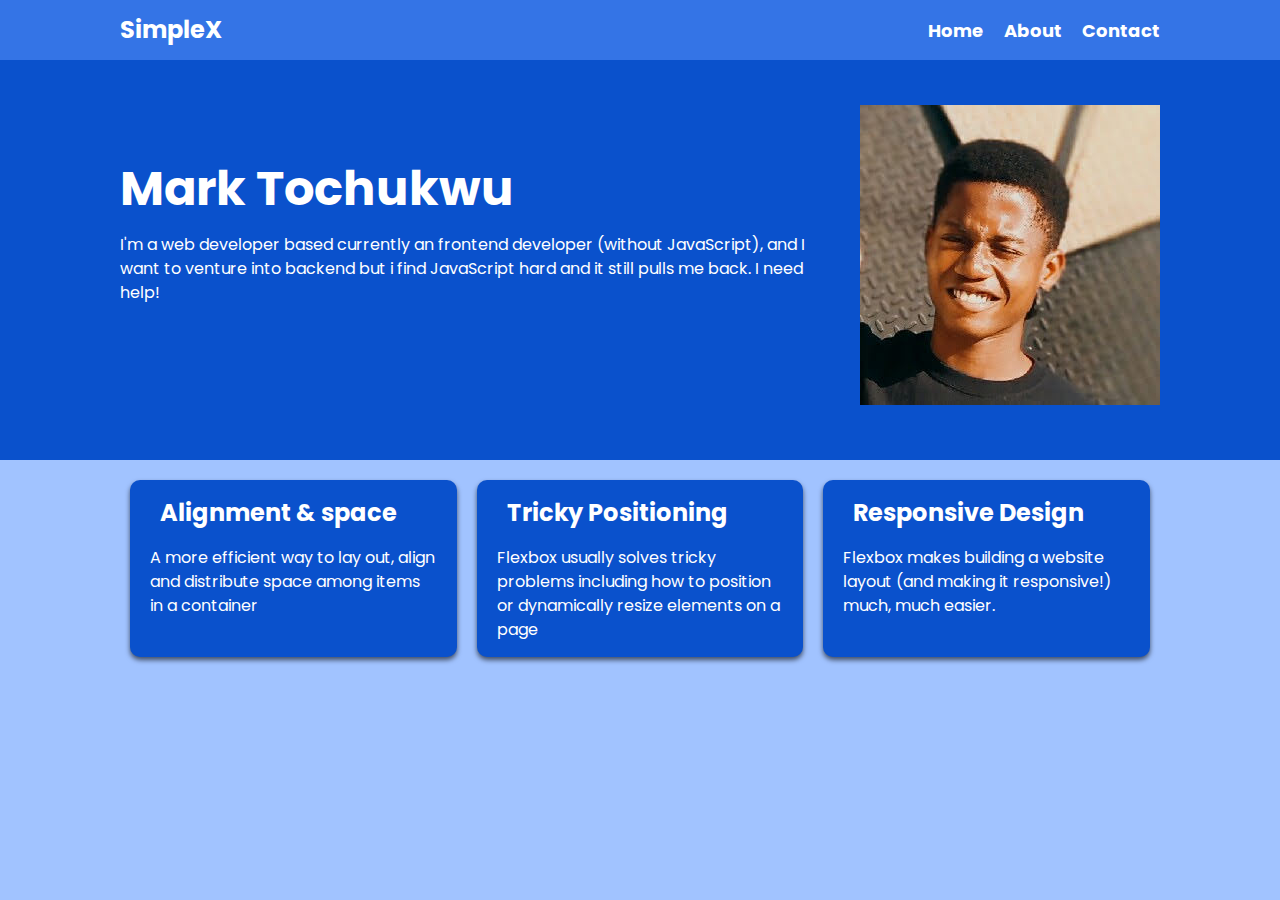
<file: flex/index.html>
<!DOCTYPE html>
<html lang="en">
<head>
    <meta charset="UTF-8">
    <meta http-equiv="X-UA-Compatible" content="IE=edge">
    <meta name="viewport" content="width=device-width, initial-scale=1.0">
    <link rel="stylesheet" href="https://pro.fontawesome.com/releases/v5.10.0/css/all.css" integrity="sha384-AYmEC3yw5cVb3ZcuHt0A93w35dYTsvhLPVnYs9eStHfGJv0vKxvfELGroGkvsg+p" crossorigin="anonymous">
    <link rel="stylesheet" href="style.css">
    <title>project</title>
</head>
<body>
    <nav class="navbar">
        <div class="container">
            <div class="logo">SimpleX</div>
            <ul class="nav">
                <li>
                    <a href="#">Home</a>
                </li>
                <li>
                    <a href="#">About</a>
                </li>
                <li>
                    <a href="#">Contact</a>
                </li>
            </ul>
        </div>
    </nav>
    <header class="header">
        <div class="container">
            <div>
                <h1>Mark Tochukwu</h1>
                <p>
                    I'm a web developer based currently an frontend developer (without JavaScript), and I want to venture into backend but i find JavaScript hard and it still pulls me back. I need help!
                </p>
            </div>
            <img src="/projects/images/me.jpg" alt="">
        </div>
    </header>

    <section class="boxes">
        <div class="container">
            <div class="box">
                <h2><i class="fas fa-arrows-alt-v"></i>Alignment & space</h2>
                <p>
                    A more efficient way to lay out, align and distribute space among items in a container
                </p>
            </div>
            <div class="box">
                <h2><i class="fas fa-arrows-alt"></i>Tricky Positioning</h2>
                <p>
                    Flexbox usually solves tricky problems including how to position or dynamically resize elements on a page
                </p>
            </div>
            <div class="box">
                <h2><i class="fas fa-mobile"></i>Responsive Design</h2>
                <p>
                    Flexbox  makes building a website layout (and making it responsive!) much, much easier.
                </p>
            </div>
        </div>
    </section>
</body>
</html>
</file>
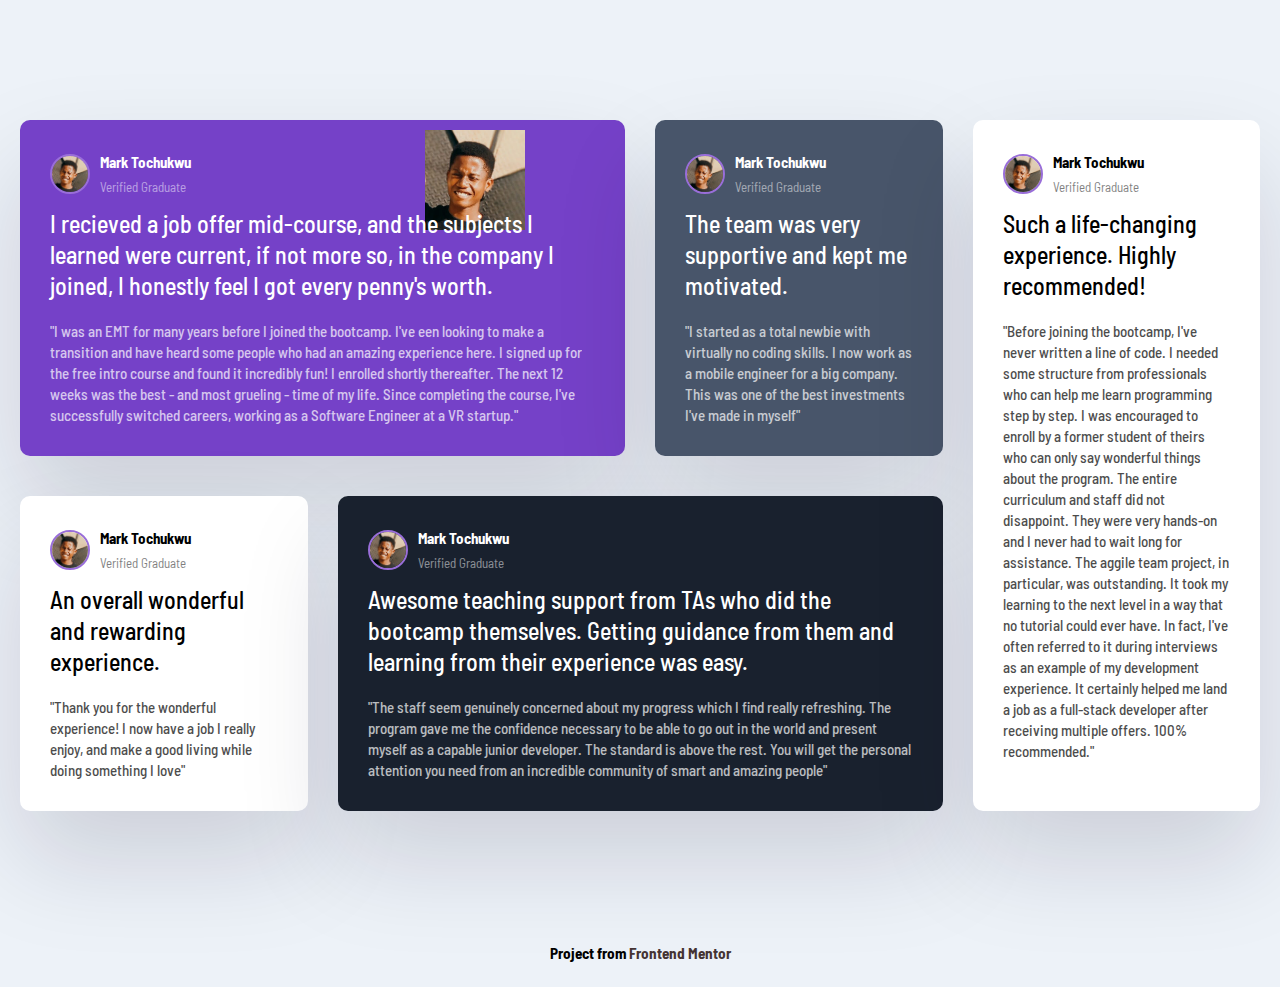
<file: projects/index.html>
<!DOCTYPE html>
<html lang="en">
<head>
    <meta charset="UTF-8">
    <meta http-equiv="X-UA-Compatible" content="IE=edge">
    <meta name="viewport" content="width=device-width, initial-scale=1.0">
    <link rel="stylesheet" href="style.css">
    <title>Testimonials</title>
</head>
<body>
    <div class="testimonials">
        <div class="card card-bg-purple">
            <header class="card__header">
                <img src="images/me.jpg" class="card__img">
                <div>
                    <h3>Mark Tochukwu</h3>
                    <p>Verified Graduate</p>
                </div>
            </header>
            <p class="card__lead">
                I recieved a job offer mid-course, and the subjects I learned were current, if not more so, in the company I joined, I honestly feel I got every penny's worth.
            </p>
            <p class="card__quote">
                "I was an EMT for many years before I joined the bootcamp. I've een looking to make a transition and have heard some people who had an amazing experience here. I signed up for the free intro course and found it incredibly fun! I enrolled shortly thereafter. The next 12 weeks was the best - and most grueling - time of my life. Since completing the course, I've successfully switched careers, working as a Software Engineer at a VR startup."
            </p>
        </div>
        <div class="card card-bg-gray-blue">
            <header class="card__header">
                <img src="images/me.jpg" class="card__img">
                <div>
                    <h3>Mark Tochukwu</h3>
                    <p>Verified Graduate</p>
                </div>
            </header>
            <p class="card__lead">
                The team was very supportive and kept me motivated.
            </p>
            <p class="card__quote">
                "I started as a total newbie with virtually no coding skills. I now work as a mobile engineer for a big company. This was one of the best investments I've made in myself"
            </p>
        </div>
        <div class="card">
            <header class="card__header">
                <img src="images/me.jpg" class="card__img">
                <div>
                    <h3>Mark Tochukwu</h3>
                    <p>Verified Graduate</p>
                </div>
            </header>
            <p class="card__lead">
                An overall wonderful and rewarding experience.
            </p>
            <p class="card__quote">
                "Thank you for the wonderful experience! I now have a job I really enjoy, and make a good living while doing something I love"
            </p>
        </div>
        <div class="card card-bg-black-blue">
            <header class="card__header">
                <img src="images/me.jpg" class="card__img">
                <div>
                    <h3>Mark Tochukwu</h3>
                    <p>Verified Graduate</p>
                </div>
            </header>
            <p class="card__lead">
                Awesome teaching support from TAs who did the bootcamp themselves. Getting guidance from them and learning from their experience was easy.
            </p>
            <p class="card__quote">
                "The staff seem genuinely concerned about my progress which I find really refreshing. The program gave me the confidence necessary to be able to go out in the world and present myself as a capable junior developer. The standard is above the rest. You will get the personal attention you need from an incredible community of smart and amazing people"
            </p>
        </div>
        <div class="card">
            <header class="card__header">
                <img src="images/me.jpg" class="card__img">
                <div>
                    <h3>Mark Tochukwu</h3>
                    <p>Verified Graduate</p>
                </div>
            </header>
            <p class="card__lead">
                Such a life-changing experience. Highly recommended!
            </p>
            <p class="card__quote">
                "Before joining the bootcamp, I've never written a line of code. I needed some structure from professionals who can help me learn programming step by step. I was encouraged to enroll by a former student of theirs who can only say wonderful things about the program. The entire curriculum and staff did not disappoint. They were very hands-on and I never had to wait long for assistance. The aggile team project, in particular, was outstanding. It took my learning to the next level in a way that no tutorial could ever have. In fact, I've often referred to it during interviews as an example of my development experience. It certainly helped me land a job as a full-stack developer after receiving multiple offers. 100% recommended."
            </p>
        </div>
    </div>
    
    <footer>
        <h3>Project from 
            <a href="https://www.frontendmentor.io/challenge/testimonials-grid-section-Nnw6JUn7" target="_blank" rel="noopener noreferrer">Frontend Mentor</a>
        </h3>
    </footer>
</body>
</html>
</file>
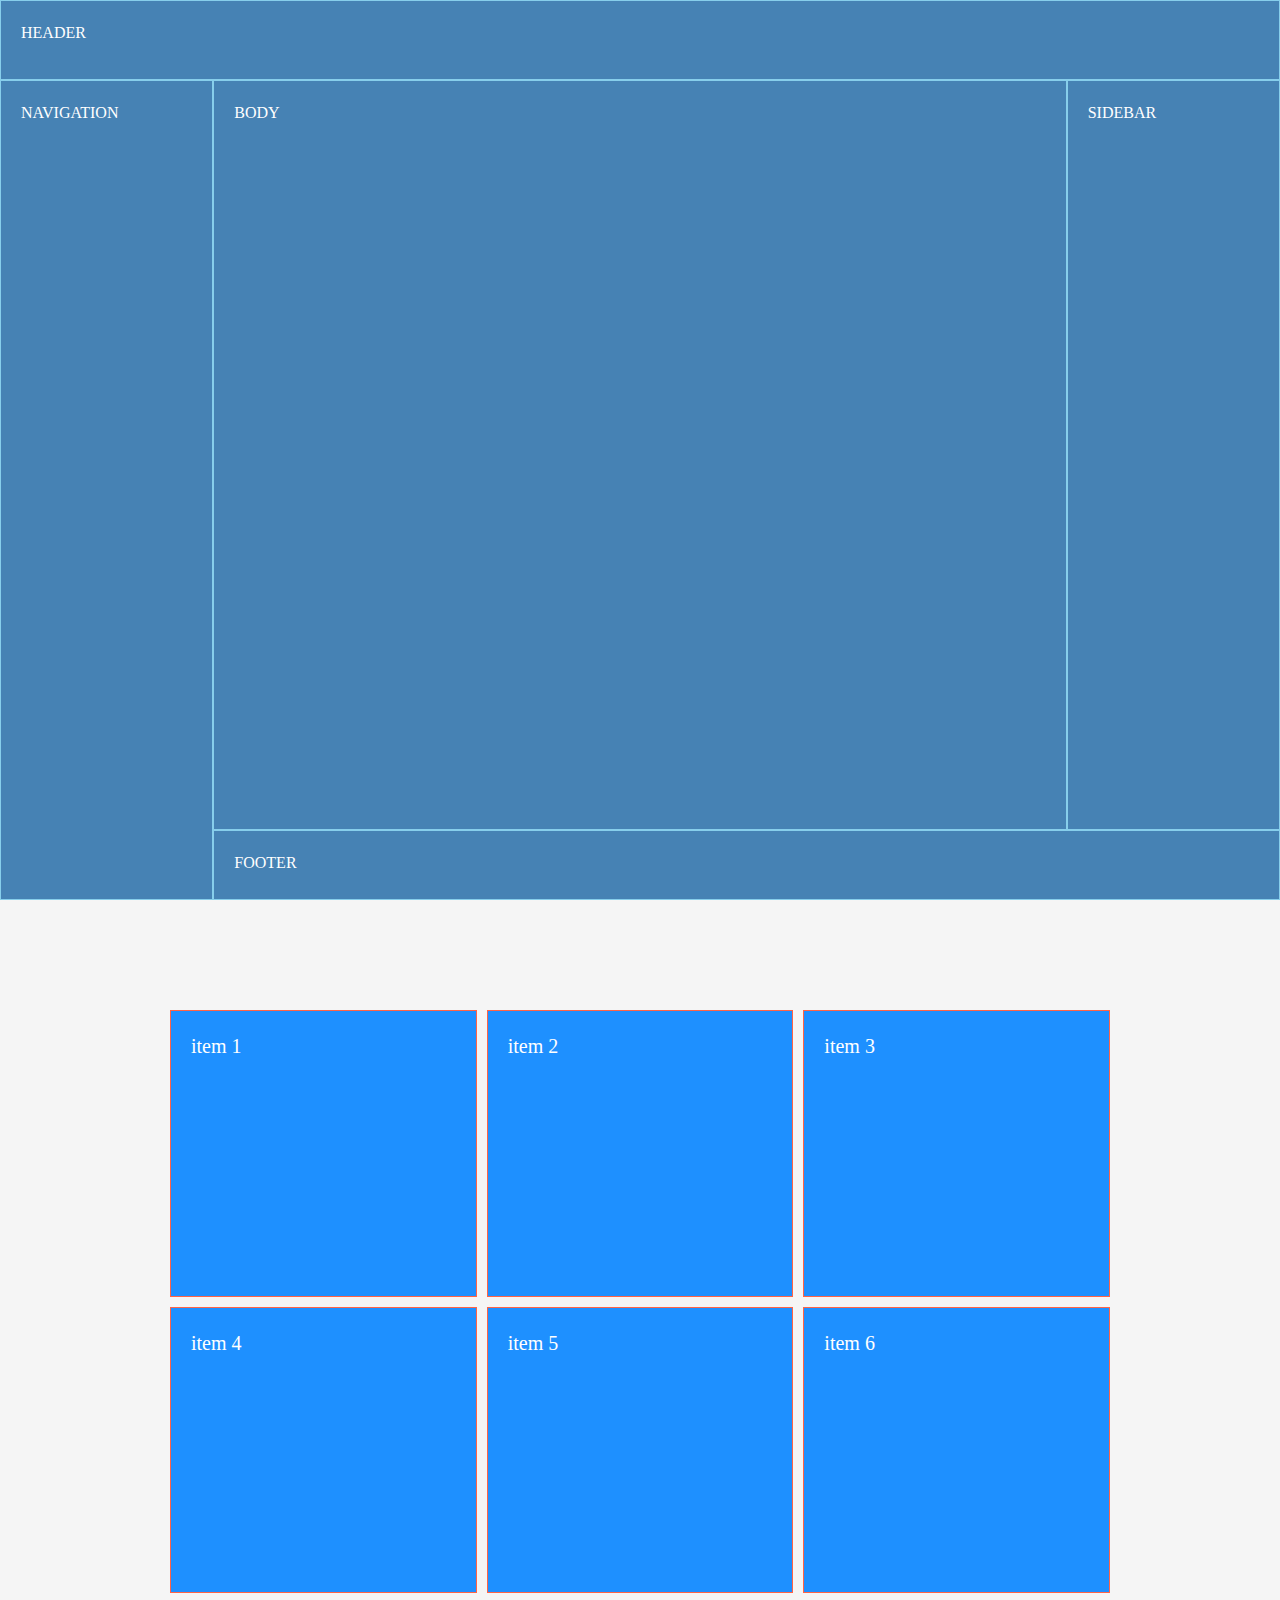
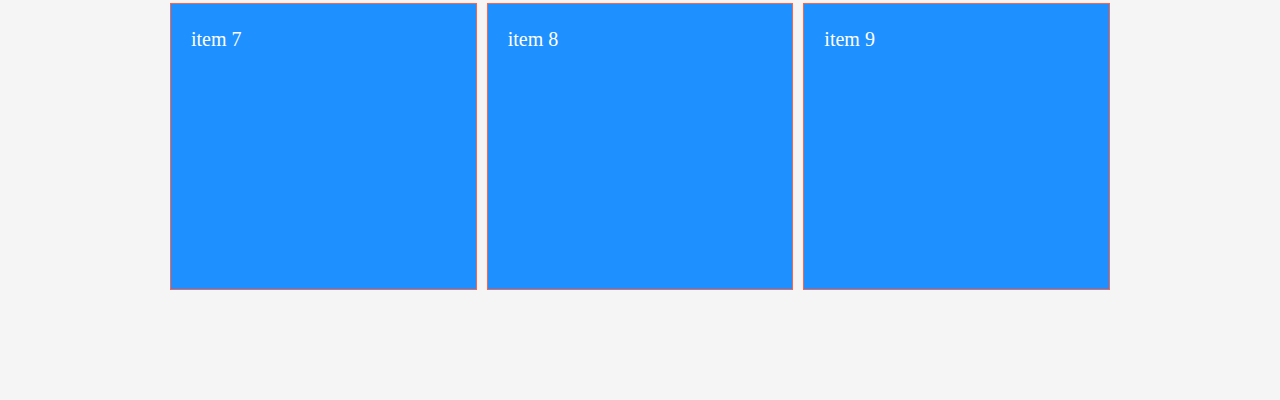
<file: sandbox/index.html>
<!DOCTYPE html>
        <html lang="en">
        <head>
            <meta charset="UTF-8">
            <meta http-equiv="X-UA-Compatible" content="IE=edge">
            <meta name="viewport" content="width=device-width, initial-scale=1.0">
            <link rel="stylesheet" href="/sandbox/index.css">
            <title>again</title>
        </head>
        <body>
            <div class="body">
            <header>HEADER</header>
            <nav>NAVIGATION</nav>
            <aside>SIDEBAR</aside>
            <main>BODY</main>
            <footer>FOOTER</footer>
        </div>
        <div class="container">
            <div class="items">item 1</div>
            <div class="items">item 2</div>
            <div class="items">item 3</div>
            <div class="items">item 4</div>
            <div class="items">item 5</div>
            <div class="items">item 6</div>
            <div class="items">item 7</div>
            <div class="items">item 8</div>
            <div class="items">item 9</div>
        </div>
        </body>
        </html>
    </head>
</html>
</file>
<file: flex/style.css>
@import url('https://fonts.googleapis.com/css2?family=Poppins:wght@400;700&display=swap');

* {
    box-sizing: border-box;
    margin: 0;
    padding: 0;
}

body {
    font-family: 'Poppins', sans-serif;
    font-size: 16px;
    line-height: 1.5;
    color: #333;
    background: #a1c3ff;
}

img {
    max-width: 100%;
}

h1,h2 {
    margin-bottom: 15px;
}

.navbar ul {
    display: flex;
    list-style-type: none;
}

.container {
    max-width: 1100px;
    margin: 0 auto;
    padding: 0 30px;
}
.navbar {
    background: #3474e6;
    color: #fff;
    height: 60px;
}

.navbar .logo {
    font-size: x-large;
    font-weight: bold;
}

.navbar a {
    color: #fff;
    text-decoration: none;
    font-size: 18px;
    font-weight: bold;
}

.navbar a:hover {
    color: lightblue;
    transition: .3s;
}

.navbar .container {
    display: flex;
    justify-content: space-between;
    align-items: center;
    height: 100%;
}
.navbar li {
    margin-left: 20px;
}

.header {
    background-color: #0a51cc;
    color: #fff;
    min-height: 400px;
}

.header h1 {
    font-size: 3rem;
    font-weight: bold;
    line-height: 1.2;
}


.header img {
    max-width: 400px;
    padding: 45px 0 0 30px;
}
.header .container {
    display: flex;
    align-items: center;
    justify-content: space-between;
}

.boxes .container {
    display: flex;
    justify-content: space-between;
}

.box {
    flex: 1;
    background: #0a51cc;
    color: #fff;
    border-radius: 10px;
    margin: 20px 10px;
    box-shadow: 0 3px 5px rgba(0, 0, 0, 0.6);
    padding: 15px 20px;
}

.box i {
    margin-right: 10px;
}


@media (max-width: 768px) {
    .header .container {
        flex-direction: column;
        padding-top: 20px;
        text-align: center;
    }

    .boxes .container {
        display: block;
        text-align: center;
    }
    
.header img {
    max-width: 400px;
    padding: auto;
}
}
</file>
<file: projects/style.css>
@import url('https://fonts.googleapis.com/css2?family=Barlow+Semi+Condensed:wght@200;300;400;700&display=swap');

* {
    margin: 0;
    padding: 0;
    box-sizing: border-box;
}

body {
    background: #edf2f8;
    font-family: 'Barlow Semi Condensed', sans-serif;
    line-height: 1.7;
    font-size: 13px;
}

.testimonials {
    max-width: 1400px;
    margin: 100px auto;
    padding: 20px;
    display: grid;
    grid-template-columns: repeat(4, 1fr);
    gap: 30px;
}

.card {
    background: #fff;
    border-radius: 10px;
    padding: 30px;
    box-shadow: rgba(17, 12, 46, 0.15) 0px 48px 100px 0px;
    margin-bottom: 10px;
}

.card__header {
    display: flex;
    align-items: center;
    margin-bottom: 10px;
}

.card__header h3 {
    font-size: 15px;
}
.card__header p {
    opacity: 50%;
}

.card__img {
    width: 40px;
    height: 40px;
    border-radius: 50%;
    border: 2px solid #996ed9;
    margin-right: 10px;
}

.card__lead {
    font-size: 1.5rem;
    font-weight: 500;
    line-height: 1.3;
    margin-bottom: 20px;
}
.card__quote {
    font-size: 15px;
    font-weight: 500;
    line-height: 1.4;
    opacity: 70%;
}

.card-bg-purple {
    background: hsl(263, 55%, 52%);
    color: #fff;
    background-image: url(./images/me.jpg);
    background-repeat: no-repeat;
    background-position: top 10px right 100px;
    background-size: 100px;
}

.card-bg-gray-blue {
    background: hsl(217, 19%, 35%);
    color: #fff;
}

.card-bg-black-blue {
    background: hsl(219, 29%, 14%);
    color: #fff;
}

.card:nth-of-type(1) {
    grid-column: 1/3;
}

.card:nth-of-type(4) {
    grid-column: 2 / 4;
    grid-row: 2;
}

.card:nth-of-type(5) {
    grid-column: 4;
    grid-row: 1 / 3;
}

footer {
    text-align: center;
    margin-bottom: 20px;
}
footer a {
    color: #433;
    text-decoration: none;
}

footer a:hover {
    color: skyblue;
    transition: all .2s ease-in-out;
}

@media (max-width: 768px) {
    .testimonials {
        grid-template-columns: 1fr;
        width: 100%;
    }
    
.card:nth-of-type(1) {
    grid-column: 1;
}

.card:nth-of-type(4) {
    grid-column: 1;
    grid-row: 4;
}

.card:nth-of-type(5) {
    grid-column: 1;
    grid-row: 5;
}
}
</file>
<file: sandbox/index.css>
* {
  margin: 0;
  padding: 0;
  box-sizing: border-box;
}

body {
  background: #f5f5f5;
  font-family: josefin Sans Semibold;
  font-size: 16px;
  color: #333;
  line-height: 1.5;
}

  .body {
    font-size: 16px;
    font-family: Josefin Sans Semibold;
    height: 100vh;
    display: grid;
    grid-template-columns: 1fr 4fr 1fr;
    grid-template-areas: 
    'header header header'
    'nav main aside'
    'nav footer footer';
    grid-template-rows: 80px 1fr 70px;
  }

  header,footer,main,aside,nav {
    background-color: steelblue;
    color: #fff;
    padding: 20px;
    border: skyblue 1px solid;
  }

  header {
    grid-area: header;
  }
  main {
    grid-area: main;
  }
  
  nav {
    grid-area: nav;
  }
  aside {
    grid-area: aside;
  }
  footer {
    grid-area: footer;
  }

.container {
  max-width: 960px;
  height: 100vh;
  margin: 100px auto;
  padding: 10px;
  display: grid;
  grid-template-columns: repeat(3, 1fr);
  gap: 10px;
}

.items {
  background: dodgerblue;
  border: tomato 1px solid;
  color: #fff;
  font-size: 20px;
  padding: 20px;
}

@media (max-width: 500px) {
  .container {
    grid-template-columns: 1fr;
  }
}
</file>
